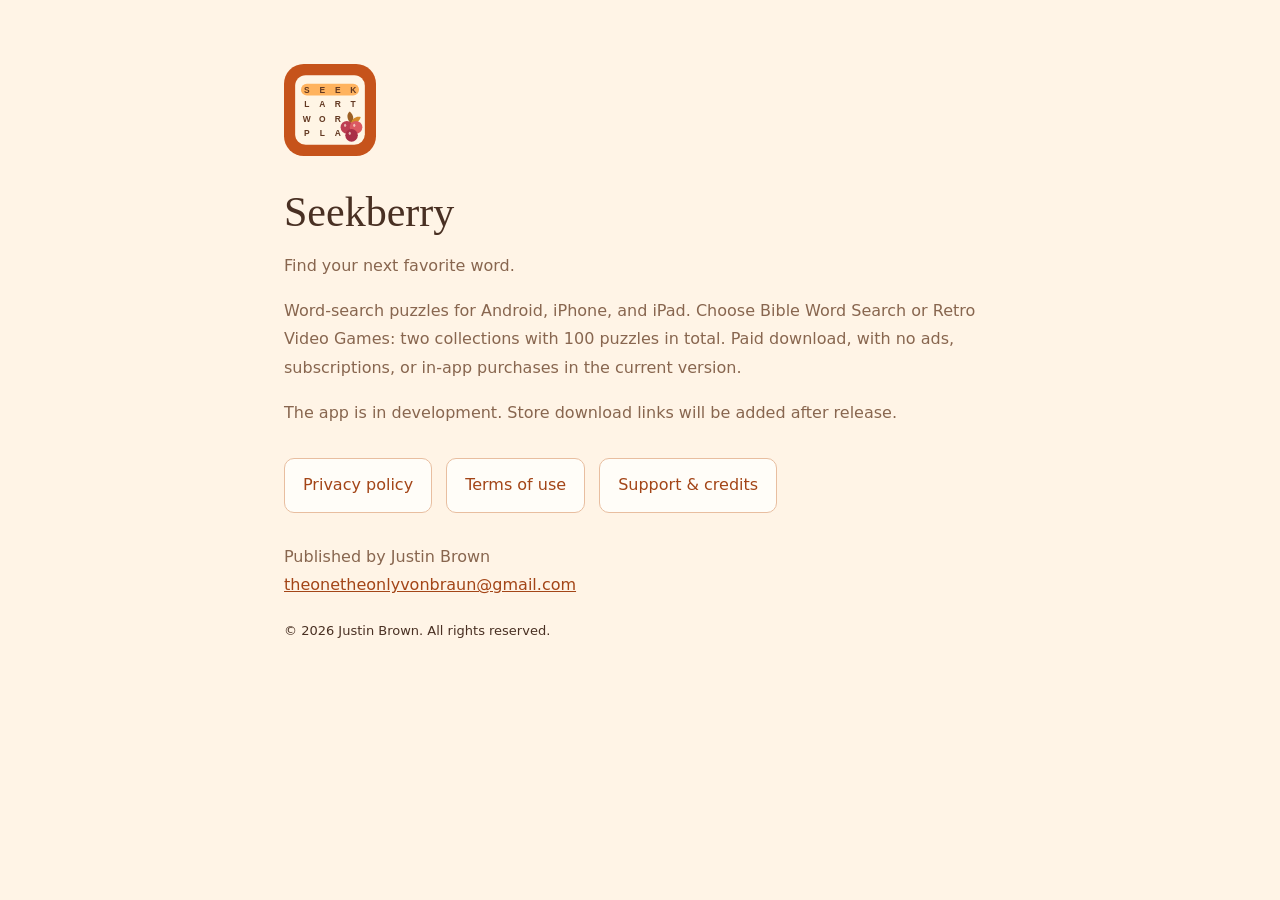
<file: index.html>
<!doctype html><html lang="en"><head><meta charset="UTF-8"><meta name="viewport" content="width=device-width,initial-scale=1"><meta name="description" content="Official Seekberry support, privacy policy, and terms. Published by Justin Brown."><title>Seekberry · Support &amp; information</title><link rel="icon" href="icon.svg"><style>*{box-sizing:border-box}body{margin:0;background:#fff4e6;color:#493023;font:16px/1.8 system-ui,sans-serif}main{max-width:760px;margin:auto;padding:64px 24px}img{width:92px;height:92px}h1{font:500 42px Georgia,serif;margin:22px 0 4px}p{color:#88664f}nav{display:flex;flex-wrap:wrap;gap:14px;margin:30px 0}a{color:#a34517}nav a{border:1px solid #e8bea0;border-radius:10px;padding:12px 18px;text-decoration:none;background:#fffdf8}small{font-size:13px}</style></head><body><main><img src="icon.svg" alt="Seekberry word-search icon"><h1>Seekberry</h1><p>Find your next favorite word.</p><p>Word-search puzzles for Android, iPhone, and iPad. Choose Bible Word Search or Retro Video Games: two collections with 100 puzzles in total. Paid download, with no ads, subscriptions, or in-app purchases in the current version.</p><p>The app is in development. Store download links will be added after release.</p><nav aria-label="App information"><a href="privacy.html">Privacy policy</a><a href="terms.html">Terms of use</a><a href="support.html">Support &amp; credits</a></nav><p>Published by Justin Brown<br><a href="mailto:theonetheonlyvonbraun@gmail.com">theonetheonlyvonbraun@gmail.com</a></p><small>© 2026 Justin Brown. All rights reserved.</small></main></body></html>
</file>
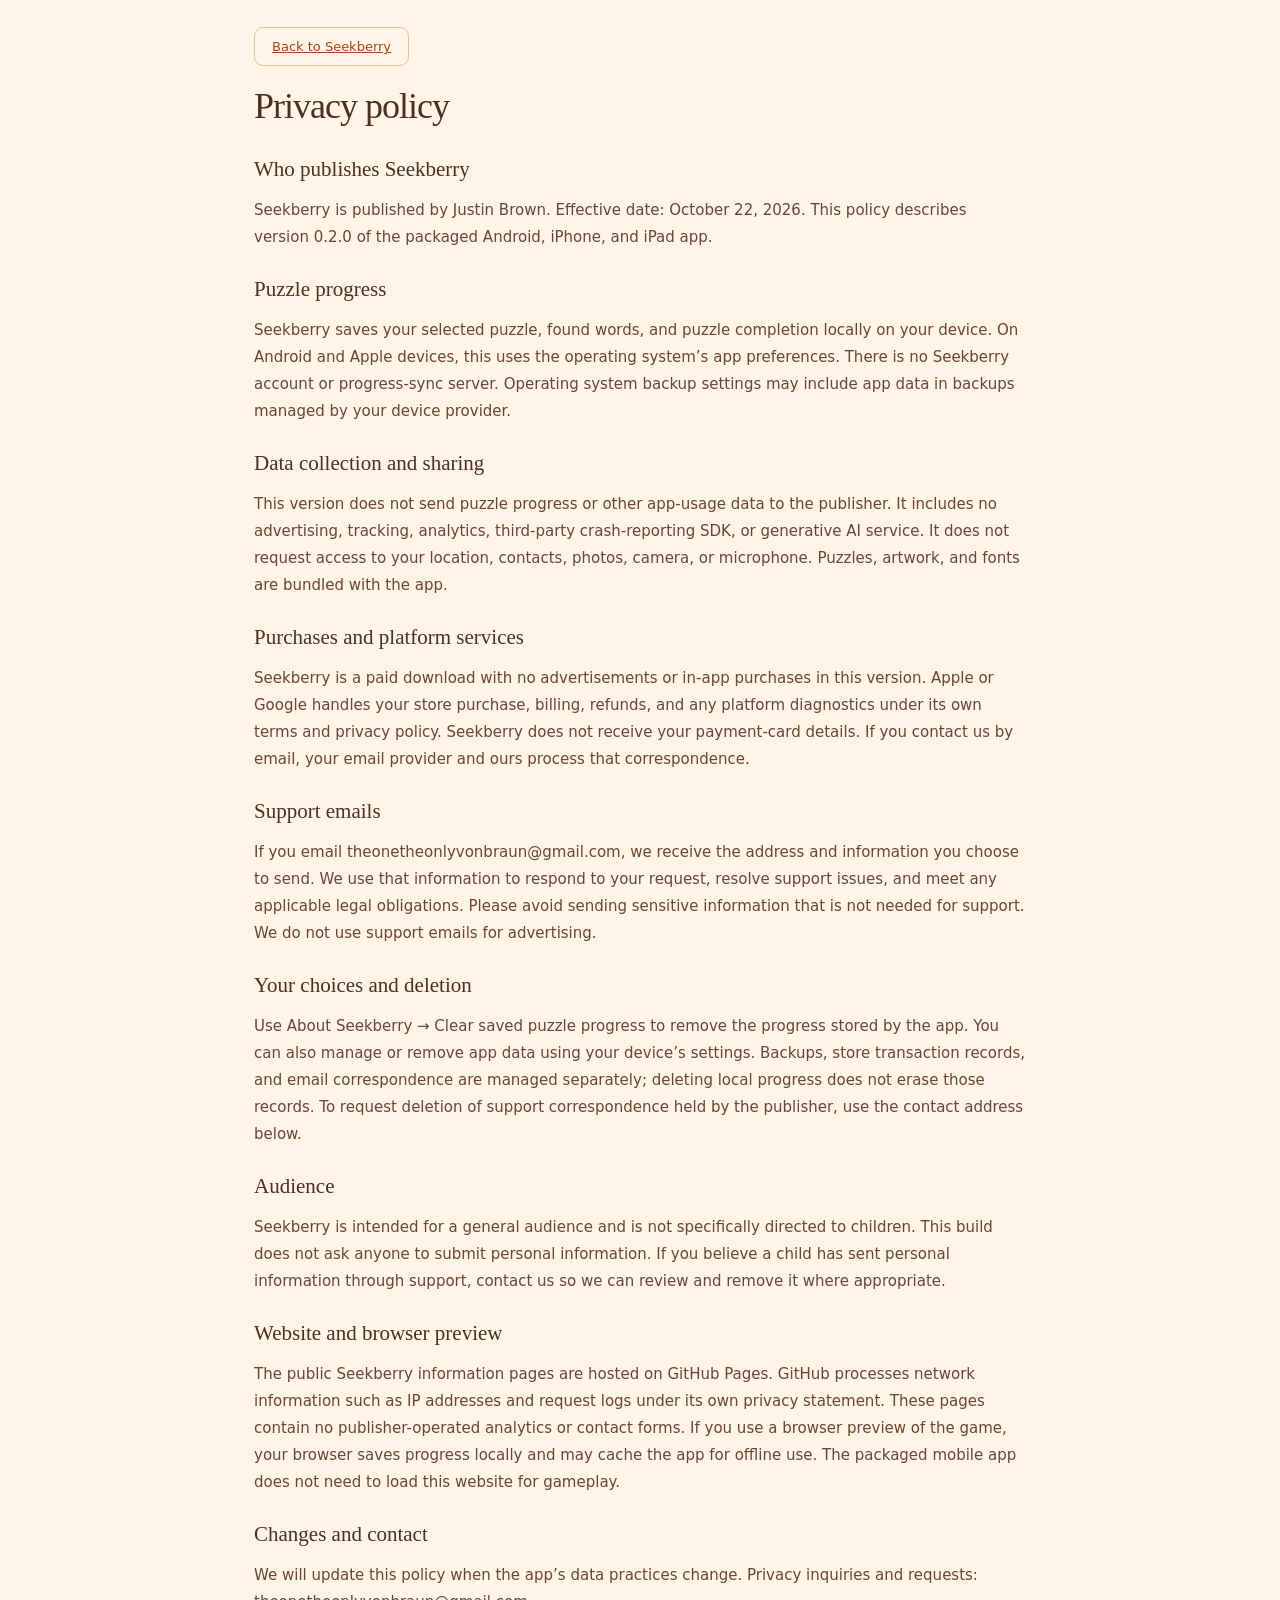
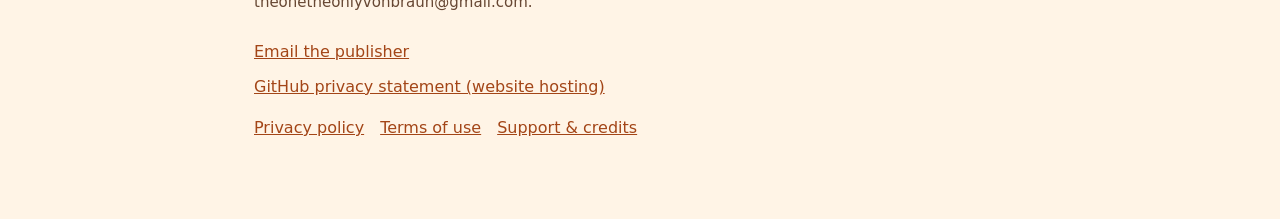
<file: privacy.html>
<!doctype html><html lang="en"><head><meta charset="UTF-8"><meta name="viewport" content="width=device-width,initial-scale=1"><meta name="theme-color" content="#c6531b"><title>Privacy policy · Seekberry</title><link rel="icon" href="icon.svg"><link rel="stylesheet" href="style.css"></head><body><main class="legal-page"><a class="quiet-button" href="./">Back to Seekberry</a><h1>Privacy policy</h1><article><section><h2>Who publishes Seekberry</h2><p>Seekberry is published by Justin Brown. Effective date: October 22, 2026. This policy describes version 0.2.0 of the packaged Android, iPhone, and iPad app.</p></section><section><h2>Puzzle progress</h2><p>Seekberry saves your selected puzzle, found words, and puzzle completion locally on your device. On Android and Apple devices, this uses the operating system’s app preferences. There is no Seekberry account or progress-sync server. Operating system backup settings may include app data in backups managed by your device provider.</p></section><section><h2>Data collection and sharing</h2><p>This version does not send puzzle progress or other app-usage data to the publisher. It includes no advertising, tracking, analytics, third-party crash-reporting SDK, or generative AI service. It does not request access to your location, contacts, photos, camera, or microphone. Puzzles, artwork, and fonts are bundled with the app.</p></section><section><h2>Purchases and platform services</h2><p>Seekberry is a paid download with no advertisements or in-app purchases in this version. Apple or Google handles your store purchase, billing, refunds, and any platform diagnostics under its own terms and privacy policy. Seekberry does not receive your payment-card details. If you contact us by email, your email provider and ours process that correspondence.</p></section><section><h2>Support emails</h2><p>If you email theonetheonlyvonbraun@gmail.com, we receive the address and information you choose to send. We use that information to respond to your request, resolve support issues, and meet any applicable legal obligations. Please avoid sending sensitive information that is not needed for support. We do not use support emails for advertising.</p></section><section><h2>Your choices and deletion</h2><p>Use About Seekberry → Clear saved puzzle progress to remove the progress stored by the app. You can also manage or remove app data using your device’s settings. Backups, store transaction records, and email correspondence are managed separately; deleting local progress does not erase those records. To request deletion of support correspondence held by the publisher, use the contact address below.</p></section><section><h2>Audience</h2><p>Seekberry is intended for a general audience and is not specifically directed to children. This build does not ask anyone to submit personal information. If you believe a child has sent personal information through support, contact us so we can review and remove it where appropriate.</p></section><section><h2>Website and browser preview</h2><p>The public Seekberry information pages are hosted on GitHub Pages. GitHub processes network information such as IP addresses and request logs under its own privacy statement. These pages contain no publisher-operated analytics or contact forms. If you use a browser preview of the game, your browser saves progress locally and may cache the app for offline use. The packaged mobile app does not need to load this website for gameplay.</p></section><section><h2>Changes and contact</h2><p>We will update this policy when the app’s data practices change. Privacy inquiries and requests: theonetheonlyvonbraun@gmail.com.</p></section><p><a href="mailto:theonetheonlyvonbraun@gmail.com">Email the publisher</a></p><p><a href="https://docs.github.com/en/site-policy/privacy-policies/github-general-privacy-statement">GitHub privacy statement (website hosting)</a></p></article><nav class="legal-links"><a href="privacy.html">Privacy policy</a><a href="terms.html">Terms of use</a><a href="support.html">Support &amp; credits</a></nav></main></body></html>
</file>
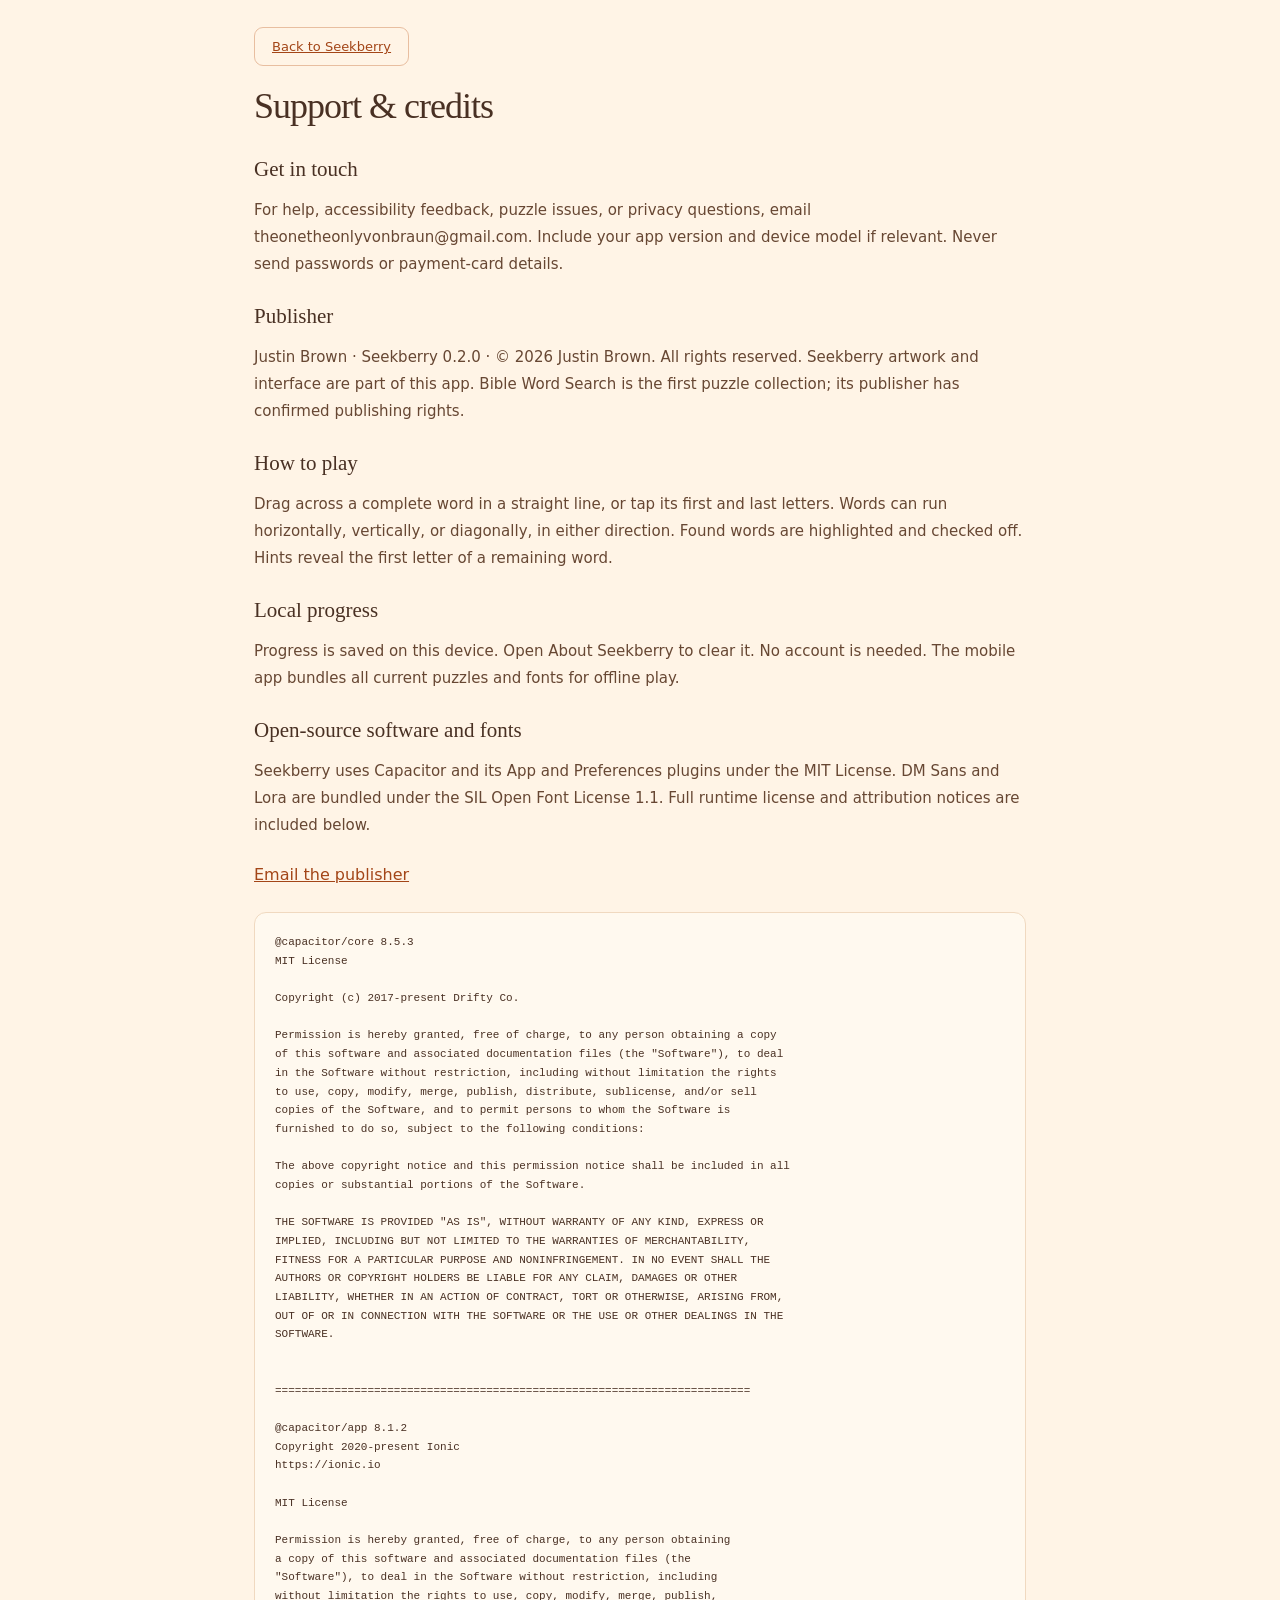
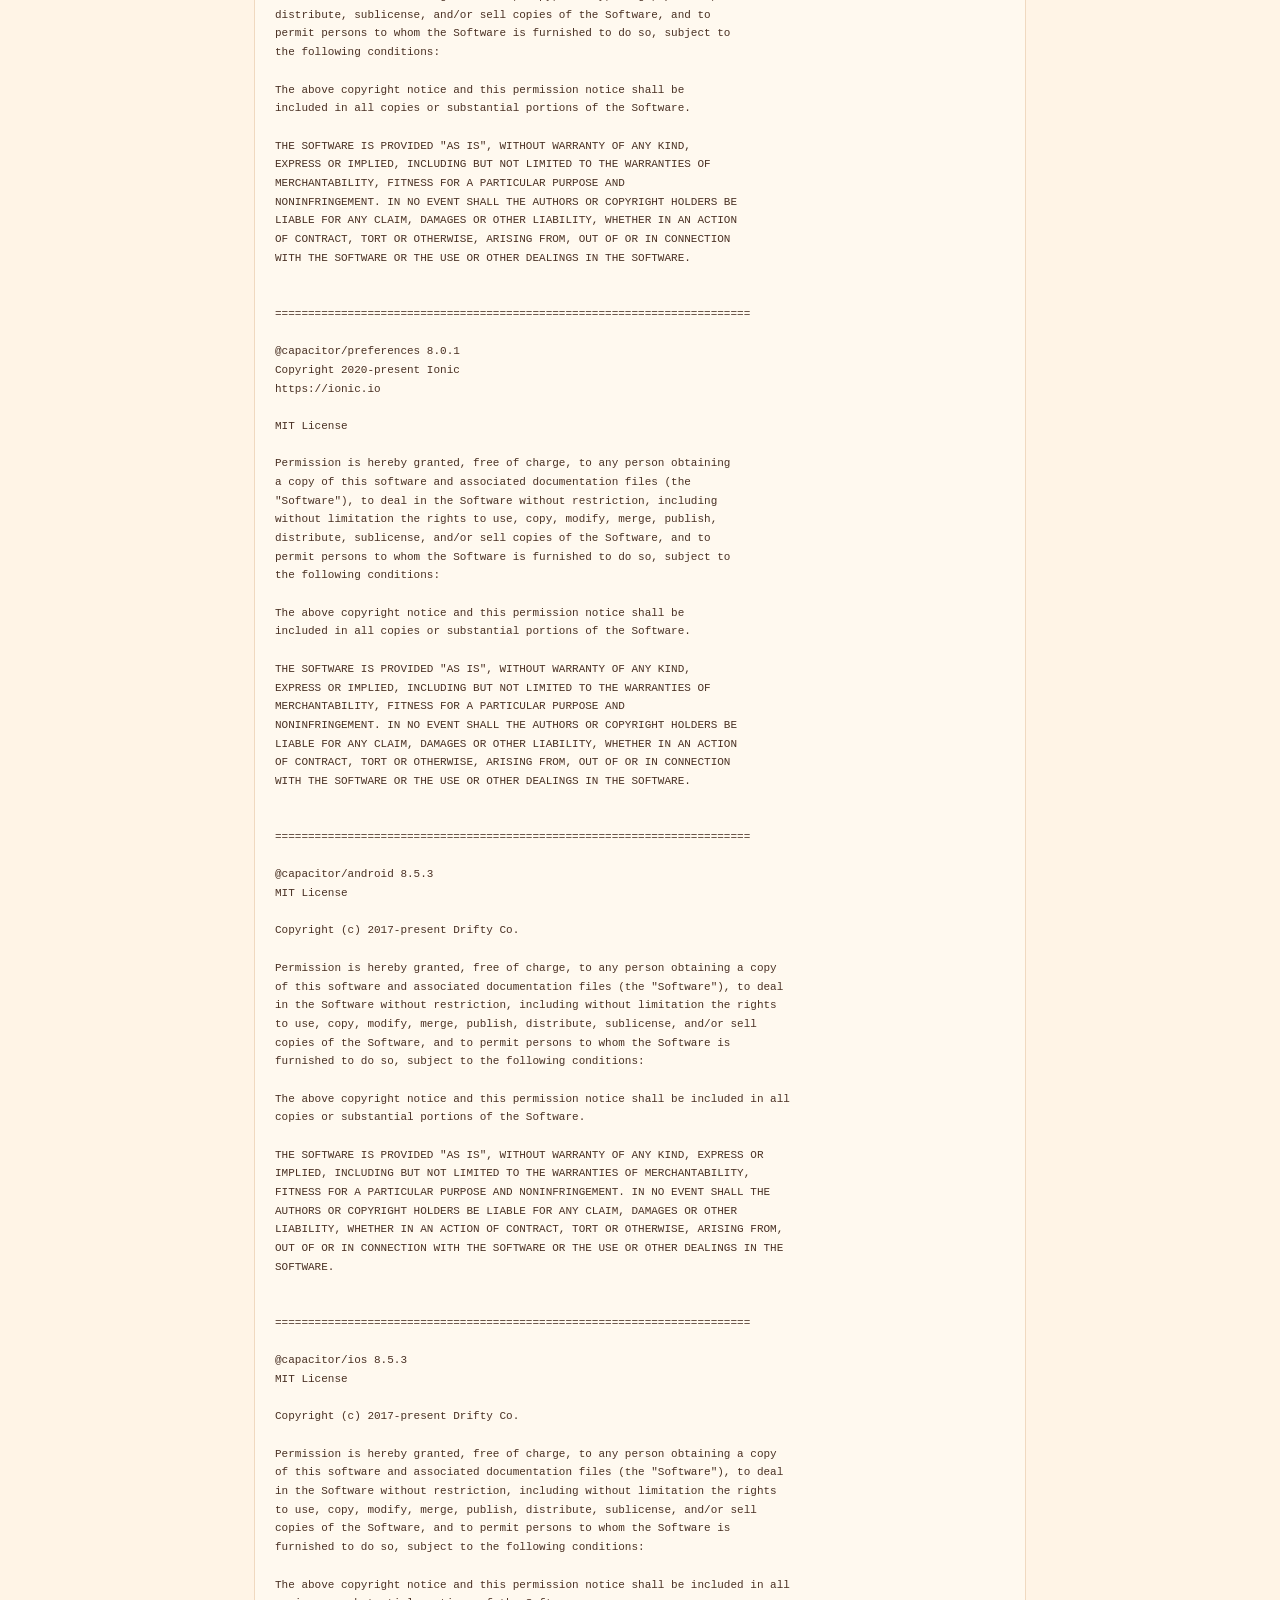
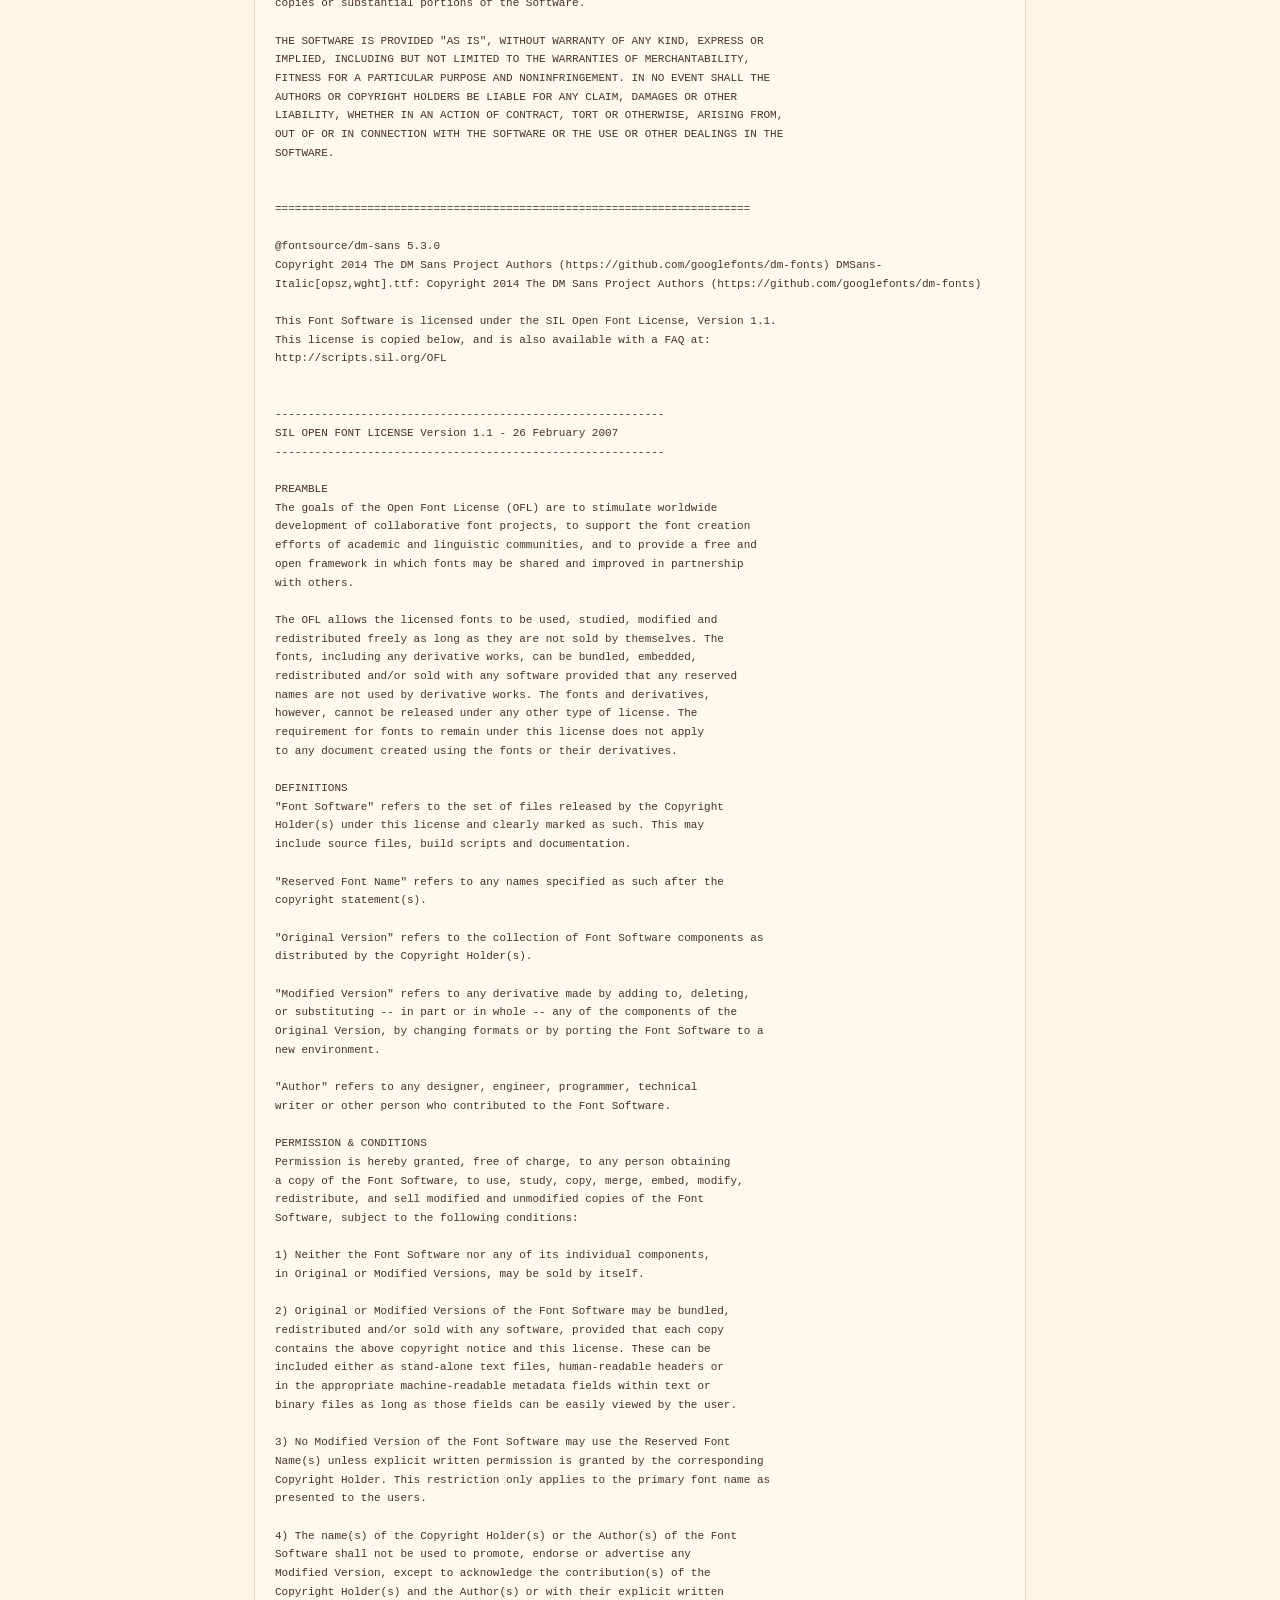
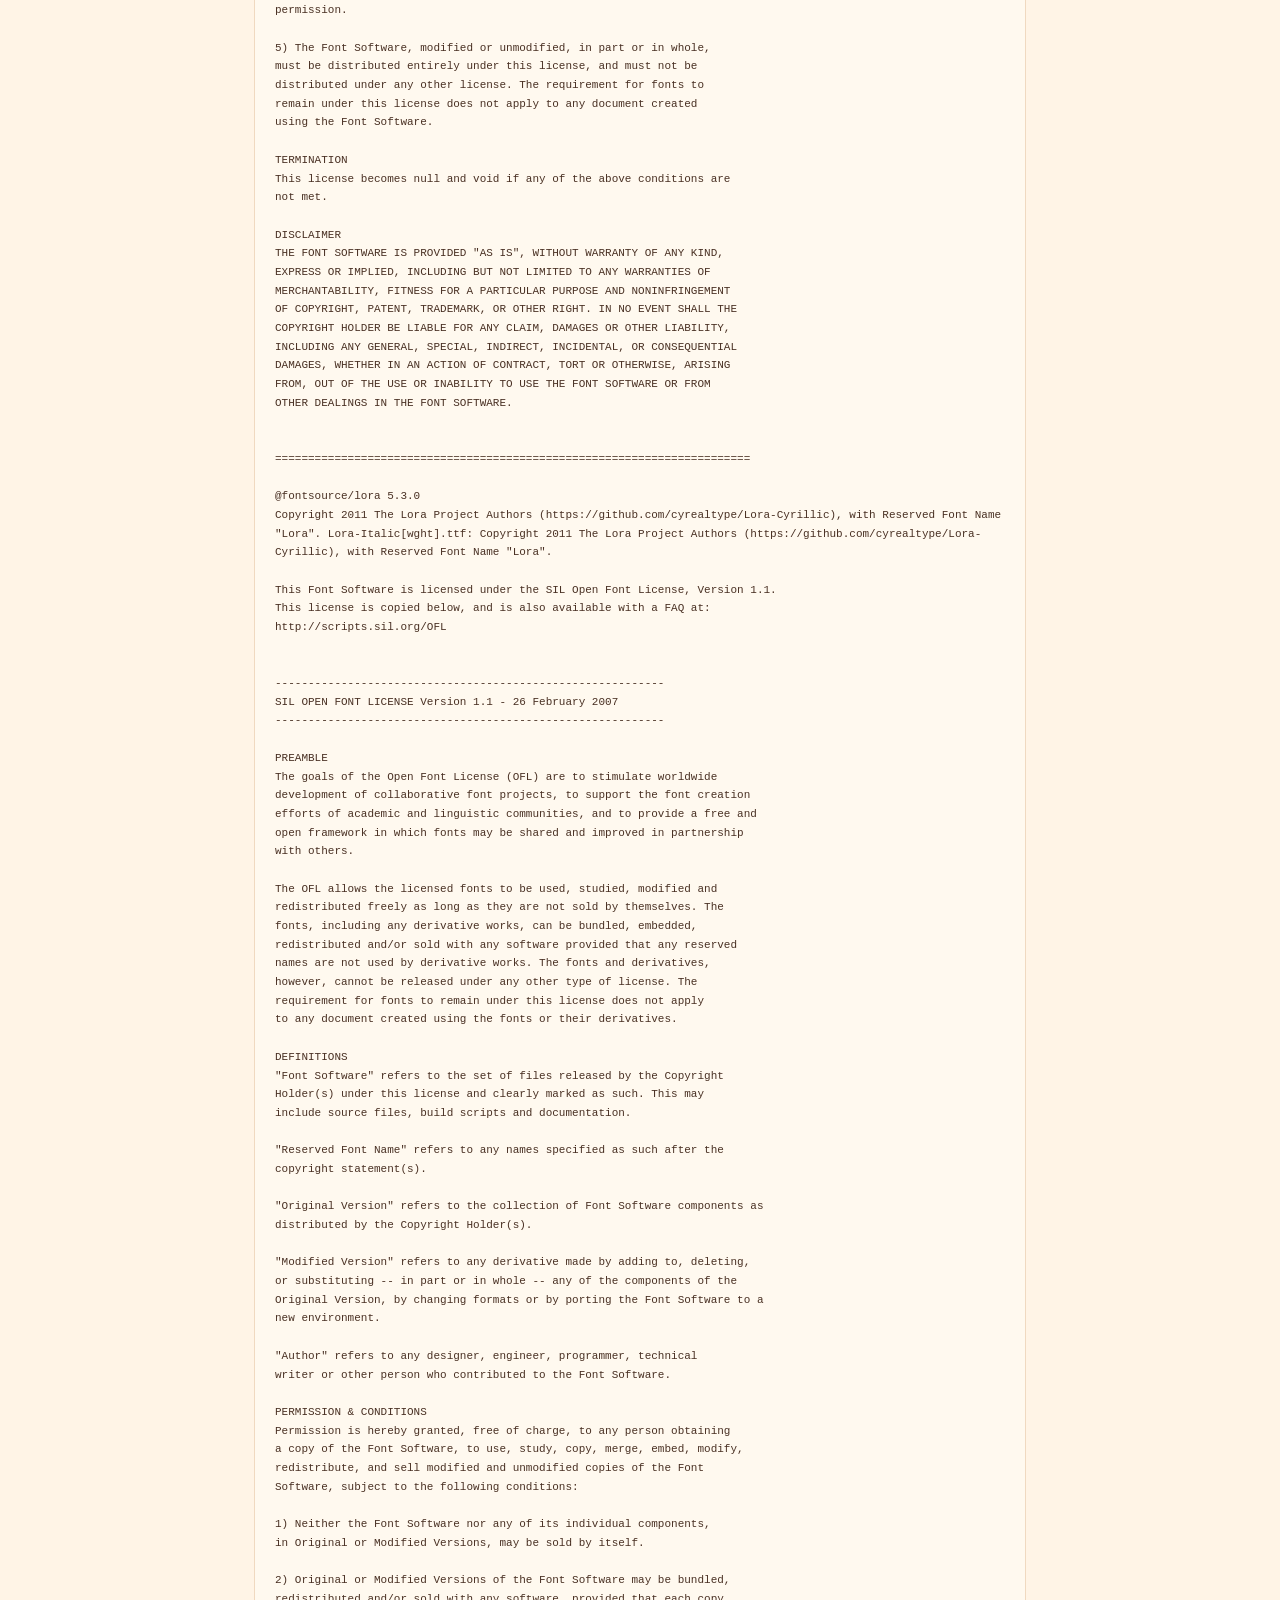
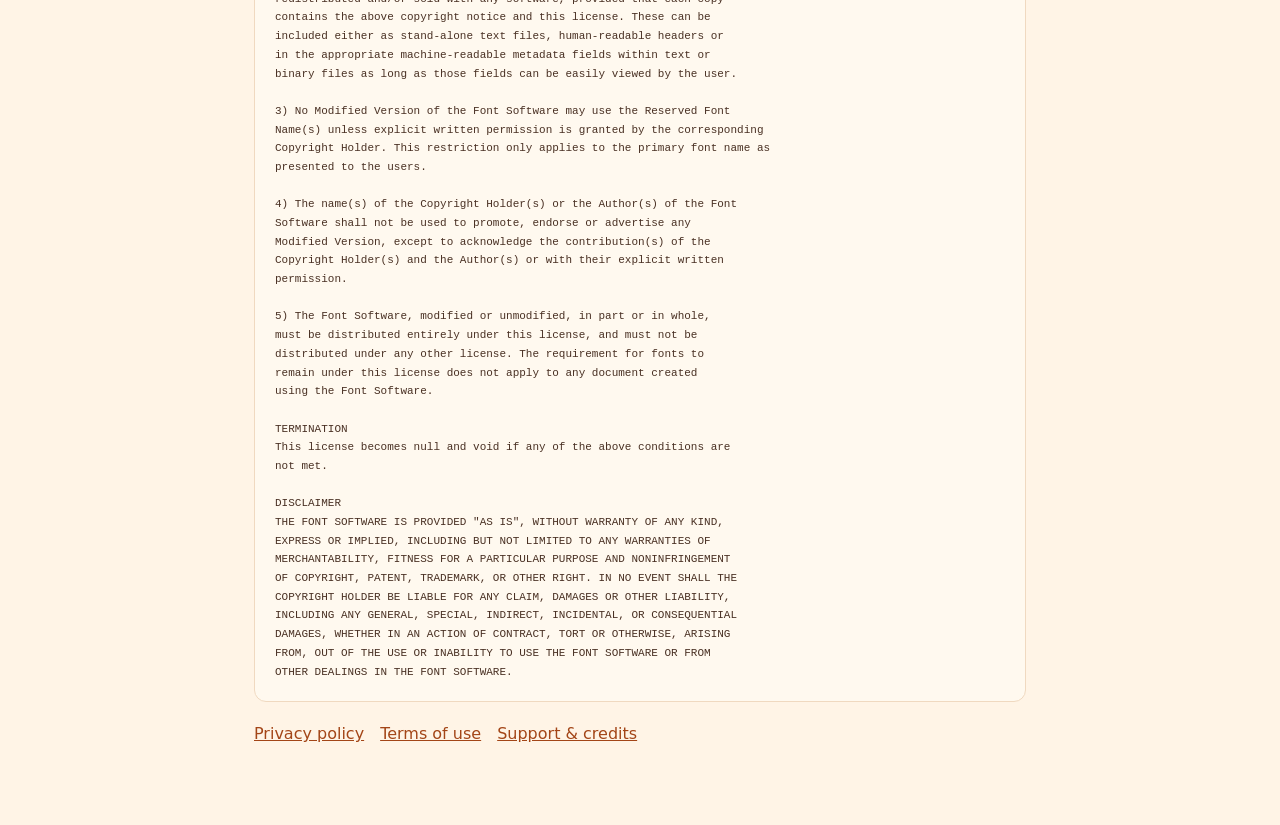
<file: support.html>
<!doctype html><html lang="en"><head><meta charset="UTF-8"><meta name="viewport" content="width=device-width,initial-scale=1"><meta name="theme-color" content="#c6531b"><title>Support &amp; credits · Seekberry</title><link rel="icon" href="icon.svg"><link rel="stylesheet" href="style.css"></head><body><main class="legal-page"><a class="quiet-button" href="./">Back to Seekberry</a><h1>Support &amp; credits</h1><article><section><h2>Get in touch</h2><p>For help, accessibility feedback, puzzle issues, or privacy questions, email theonetheonlyvonbraun@gmail.com. Include your app version and device model if relevant. Never send passwords or payment-card details.</p></section><section><h2>Publisher</h2><p>Justin Brown · Seekberry 0.2.0 · © 2026 Justin Brown. All rights reserved. Seekberry artwork and interface are part of this app. Bible Word Search is the first puzzle collection; its publisher has confirmed publishing rights.</p></section><section><h2>How to play</h2><p>Drag across a complete word in a straight line, or tap its first and last letters. Words can run horizontally, vertically, or diagonally, in either direction. Found words are highlighted and checked off. Hints reveal the first letter of a remaining word.</p></section><section><h2>Local progress</h2><p>Progress is saved on this device. Open About Seekberry to clear it. No account is needed. The mobile app bundles all current puzzles and fonts for offline play.</p></section><section><h2>Open-source software and fonts</h2><p>Seekberry uses Capacitor and its App and Preferences plugins under the MIT License. DM Sans and Lora are bundled under the SIL Open Font License 1.1. Full runtime license and attribution notices are included below.</p></section><p><a href="mailto:theonetheonlyvonbraun@gmail.com">Email the publisher</a></p><pre class="license-notices">@capacitor/core 8.5.3
MIT License

Copyright (c) 2017-present Drifty Co.

Permission is hereby granted, free of charge, to any person obtaining a copy
of this software and associated documentation files (the &quot;Software&quot;), to deal
in the Software without restriction, including without limitation the rights
to use, copy, modify, merge, publish, distribute, sublicense, and/or sell
copies of the Software, and to permit persons to whom the Software is
furnished to do so, subject to the following conditions:

The above copyright notice and this permission notice shall be included in all
copies or substantial portions of the Software.

THE SOFTWARE IS PROVIDED &quot;AS IS&quot;, WITHOUT WARRANTY OF ANY KIND, EXPRESS OR
IMPLIED, INCLUDING BUT NOT LIMITED TO THE WARRANTIES OF MERCHANTABILITY,
FITNESS FOR A PARTICULAR PURPOSE AND NONINFRINGEMENT. IN NO EVENT SHALL THE
AUTHORS OR COPYRIGHT HOLDERS BE LIABLE FOR ANY CLAIM, DAMAGES OR OTHER
LIABILITY, WHETHER IN AN ACTION OF CONTRACT, TORT OR OTHERWISE, ARISING FROM,
OUT OF OR IN CONNECTION WITH THE SOFTWARE OR THE USE OR OTHER DEALINGS IN THE
SOFTWARE.


========================================================================

@capacitor/app 8.1.2
Copyright 2020-present Ionic
https://ionic.io

MIT License

Permission is hereby granted, free of charge, to any person obtaining
a copy of this software and associated documentation files (the
&quot;Software&quot;), to deal in the Software without restriction, including
without limitation the rights to use, copy, modify, merge, publish,
distribute, sublicense, and/or sell copies of the Software, and to
permit persons to whom the Software is furnished to do so, subject to
the following conditions:

The above copyright notice and this permission notice shall be
included in all copies or substantial portions of the Software.

THE SOFTWARE IS PROVIDED &quot;AS IS&quot;, WITHOUT WARRANTY OF ANY KIND,
EXPRESS OR IMPLIED, INCLUDING BUT NOT LIMITED TO THE WARRANTIES OF
MERCHANTABILITY, FITNESS FOR A PARTICULAR PURPOSE AND
NONINFRINGEMENT. IN NO EVENT SHALL THE AUTHORS OR COPYRIGHT HOLDERS BE
LIABLE FOR ANY CLAIM, DAMAGES OR OTHER LIABILITY, WHETHER IN AN ACTION
OF CONTRACT, TORT OR OTHERWISE, ARISING FROM, OUT OF OR IN CONNECTION
WITH THE SOFTWARE OR THE USE OR OTHER DEALINGS IN THE SOFTWARE.


========================================================================

@capacitor/preferences 8.0.1
Copyright 2020-present Ionic
https://ionic.io

MIT License

Permission is hereby granted, free of charge, to any person obtaining
a copy of this software and associated documentation files (the
&quot;Software&quot;), to deal in the Software without restriction, including
without limitation the rights to use, copy, modify, merge, publish,
distribute, sublicense, and/or sell copies of the Software, and to
permit persons to whom the Software is furnished to do so, subject to
the following conditions:

The above copyright notice and this permission notice shall be
included in all copies or substantial portions of the Software.

THE SOFTWARE IS PROVIDED &quot;AS IS&quot;, WITHOUT WARRANTY OF ANY KIND,
EXPRESS OR IMPLIED, INCLUDING BUT NOT LIMITED TO THE WARRANTIES OF
MERCHANTABILITY, FITNESS FOR A PARTICULAR PURPOSE AND
NONINFRINGEMENT. IN NO EVENT SHALL THE AUTHORS OR COPYRIGHT HOLDERS BE
LIABLE FOR ANY CLAIM, DAMAGES OR OTHER LIABILITY, WHETHER IN AN ACTION
OF CONTRACT, TORT OR OTHERWISE, ARISING FROM, OUT OF OR IN CONNECTION
WITH THE SOFTWARE OR THE USE OR OTHER DEALINGS IN THE SOFTWARE.


========================================================================

@capacitor/android 8.5.3
MIT License

Copyright (c) 2017-present Drifty Co.

Permission is hereby granted, free of charge, to any person obtaining a copy
of this software and associated documentation files (the &quot;Software&quot;), to deal
in the Software without restriction, including without limitation the rights
to use, copy, modify, merge, publish, distribute, sublicense, and/or sell
copies of the Software, and to permit persons to whom the Software is
furnished to do so, subject to the following conditions:

The above copyright notice and this permission notice shall be included in all
copies or substantial portions of the Software.

THE SOFTWARE IS PROVIDED &quot;AS IS&quot;, WITHOUT WARRANTY OF ANY KIND, EXPRESS OR
IMPLIED, INCLUDING BUT NOT LIMITED TO THE WARRANTIES OF MERCHANTABILITY,
FITNESS FOR A PARTICULAR PURPOSE AND NONINFRINGEMENT. IN NO EVENT SHALL THE
AUTHORS OR COPYRIGHT HOLDERS BE LIABLE FOR ANY CLAIM, DAMAGES OR OTHER
LIABILITY, WHETHER IN AN ACTION OF CONTRACT, TORT OR OTHERWISE, ARISING FROM,
OUT OF OR IN CONNECTION WITH THE SOFTWARE OR THE USE OR OTHER DEALINGS IN THE
SOFTWARE.


========================================================================

@capacitor/ios 8.5.3
MIT License

Copyright (c) 2017-present Drifty Co.

Permission is hereby granted, free of charge, to any person obtaining a copy
of this software and associated documentation files (the &quot;Software&quot;), to deal
in the Software without restriction, including without limitation the rights
to use, copy, modify, merge, publish, distribute, sublicense, and/or sell
copies of the Software, and to permit persons to whom the Software is
furnished to do so, subject to the following conditions:

The above copyright notice and this permission notice shall be included in all
copies or substantial portions of the Software.

THE SOFTWARE IS PROVIDED &quot;AS IS&quot;, WITHOUT WARRANTY OF ANY KIND, EXPRESS OR
IMPLIED, INCLUDING BUT NOT LIMITED TO THE WARRANTIES OF MERCHANTABILITY,
FITNESS FOR A PARTICULAR PURPOSE AND NONINFRINGEMENT. IN NO EVENT SHALL THE
AUTHORS OR COPYRIGHT HOLDERS BE LIABLE FOR ANY CLAIM, DAMAGES OR OTHER
LIABILITY, WHETHER IN AN ACTION OF CONTRACT, TORT OR OTHERWISE, ARISING FROM,
OUT OF OR IN CONNECTION WITH THE SOFTWARE OR THE USE OR OTHER DEALINGS IN THE
SOFTWARE.


========================================================================

@fontsource/dm-sans 5.3.0
Copyright 2014 The DM Sans Project Authors (https://github.com/googlefonts/dm-fonts) DMSans-Italic[opsz,wght].ttf: Copyright 2014 The DM Sans Project Authors (https://github.com/googlefonts/dm-fonts)

This Font Software is licensed under the SIL Open Font License, Version 1.1.
This license is copied below, and is also available with a FAQ at:
http://scripts.sil.org/OFL


-----------------------------------------------------------
SIL OPEN FONT LICENSE Version 1.1 - 26 February 2007
-----------------------------------------------------------

PREAMBLE
The goals of the Open Font License (OFL) are to stimulate worldwide
development of collaborative font projects, to support the font creation
efforts of academic and linguistic communities, and to provide a free and
open framework in which fonts may be shared and improved in partnership
with others.

The OFL allows the licensed fonts to be used, studied, modified and
redistributed freely as long as they are not sold by themselves. The
fonts, including any derivative works, can be bundled, embedded,
redistributed and/or sold with any software provided that any reserved
names are not used by derivative works. The fonts and derivatives,
however, cannot be released under any other type of license. The
requirement for fonts to remain under this license does not apply
to any document created using the fonts or their derivatives.

DEFINITIONS
&quot;Font Software&quot; refers to the set of files released by the Copyright
Holder(s) under this license and clearly marked as such. This may
include source files, build scripts and documentation.

&quot;Reserved Font Name&quot; refers to any names specified as such after the
copyright statement(s).

&quot;Original Version&quot; refers to the collection of Font Software components as
distributed by the Copyright Holder(s).

&quot;Modified Version&quot; refers to any derivative made by adding to, deleting,
or substituting -- in part or in whole -- any of the components of the
Original Version, by changing formats or by porting the Font Software to a
new environment.

&quot;Author&quot; refers to any designer, engineer, programmer, technical
writer or other person who contributed to the Font Software.

PERMISSION &amp; CONDITIONS
Permission is hereby granted, free of charge, to any person obtaining
a copy of the Font Software, to use, study, copy, merge, embed, modify,
redistribute, and sell modified and unmodified copies of the Font
Software, subject to the following conditions:

1) Neither the Font Software nor any of its individual components,
in Original or Modified Versions, may be sold by itself.

2) Original or Modified Versions of the Font Software may be bundled,
redistributed and/or sold with any software, provided that each copy
contains the above copyright notice and this license. These can be
included either as stand-alone text files, human-readable headers or
in the appropriate machine-readable metadata fields within text or
binary files as long as those fields can be easily viewed by the user.

3) No Modified Version of the Font Software may use the Reserved Font
Name(s) unless explicit written permission is granted by the corresponding
Copyright Holder. This restriction only applies to the primary font name as
presented to the users.

4) The name(s) of the Copyright Holder(s) or the Author(s) of the Font
Software shall not be used to promote, endorse or advertise any
Modified Version, except to acknowledge the contribution(s) of the
Copyright Holder(s) and the Author(s) or with their explicit written
permission.

5) The Font Software, modified or unmodified, in part or in whole,
must be distributed entirely under this license, and must not be
distributed under any other license. The requirement for fonts to
remain under this license does not apply to any document created
using the Font Software.

TERMINATION
This license becomes null and void if any of the above conditions are
not met.

DISCLAIMER
THE FONT SOFTWARE IS PROVIDED &quot;AS IS&quot;, WITHOUT WARRANTY OF ANY KIND,
EXPRESS OR IMPLIED, INCLUDING BUT NOT LIMITED TO ANY WARRANTIES OF
MERCHANTABILITY, FITNESS FOR A PARTICULAR PURPOSE AND NONINFRINGEMENT
OF COPYRIGHT, PATENT, TRADEMARK, OR OTHER RIGHT. IN NO EVENT SHALL THE
COPYRIGHT HOLDER BE LIABLE FOR ANY CLAIM, DAMAGES OR OTHER LIABILITY,
INCLUDING ANY GENERAL, SPECIAL, INDIRECT, INCIDENTAL, OR CONSEQUENTIAL
DAMAGES, WHETHER IN AN ACTION OF CONTRACT, TORT OR OTHERWISE, ARISING
FROM, OUT OF THE USE OR INABILITY TO USE THE FONT SOFTWARE OR FROM
OTHER DEALINGS IN THE FONT SOFTWARE.


========================================================================

@fontsource/lora 5.3.0
Copyright 2011 The Lora Project Authors (https://github.com/cyrealtype/Lora-Cyrillic), with Reserved Font Name &quot;Lora&quot;. Lora-Italic[wght].ttf: Copyright 2011 The Lora Project Authors (https://github.com/cyrealtype/Lora-Cyrillic), with Reserved Font Name &quot;Lora&quot;.

This Font Software is licensed under the SIL Open Font License, Version 1.1.
This license is copied below, and is also available with a FAQ at:
http://scripts.sil.org/OFL


-----------------------------------------------------------
SIL OPEN FONT LICENSE Version 1.1 - 26 February 2007
-----------------------------------------------------------

PREAMBLE
The goals of the Open Font License (OFL) are to stimulate worldwide
development of collaborative font projects, to support the font creation
efforts of academic and linguistic communities, and to provide a free and
open framework in which fonts may be shared and improved in partnership
with others.

The OFL allows the licensed fonts to be used, studied, modified and
redistributed freely as long as they are not sold by themselves. The
fonts, including any derivative works, can be bundled, embedded,
redistributed and/or sold with any software provided that any reserved
names are not used by derivative works. The fonts and derivatives,
however, cannot be released under any other type of license. The
requirement for fonts to remain under this license does not apply
to any document created using the fonts or their derivatives.

DEFINITIONS
&quot;Font Software&quot; refers to the set of files released by the Copyright
Holder(s) under this license and clearly marked as such. This may
include source files, build scripts and documentation.

&quot;Reserved Font Name&quot; refers to any names specified as such after the
copyright statement(s).

&quot;Original Version&quot; refers to the collection of Font Software components as
distributed by the Copyright Holder(s).

&quot;Modified Version&quot; refers to any derivative made by adding to, deleting,
or substituting -- in part or in whole -- any of the components of the
Original Version, by changing formats or by porting the Font Software to a
new environment.

&quot;Author&quot; refers to any designer, engineer, programmer, technical
writer or other person who contributed to the Font Software.

PERMISSION &amp; CONDITIONS
Permission is hereby granted, free of charge, to any person obtaining
a copy of the Font Software, to use, study, copy, merge, embed, modify,
redistribute, and sell modified and unmodified copies of the Font
Software, subject to the following conditions:

1) Neither the Font Software nor any of its individual components,
in Original or Modified Versions, may be sold by itself.

2) Original or Modified Versions of the Font Software may be bundled,
redistributed and/or sold with any software, provided that each copy
contains the above copyright notice and this license. These can be
included either as stand-alone text files, human-readable headers or
in the appropriate machine-readable metadata fields within text or
binary files as long as those fields can be easily viewed by the user.

3) No Modified Version of the Font Software may use the Reserved Font
Name(s) unless explicit written permission is granted by the corresponding
Copyright Holder. This restriction only applies to the primary font name as
presented to the users.

4) The name(s) of the Copyright Holder(s) or the Author(s) of the Font
Software shall not be used to promote, endorse or advertise any
Modified Version, except to acknowledge the contribution(s) of the
Copyright Holder(s) and the Author(s) or with their explicit written
permission.

5) The Font Software, modified or unmodified, in part or in whole,
must be distributed entirely under this license, and must not be
distributed under any other license. The requirement for fonts to
remain under this license does not apply to any document created
using the Font Software.

TERMINATION
This license becomes null and void if any of the above conditions are
not met.

DISCLAIMER
THE FONT SOFTWARE IS PROVIDED &quot;AS IS&quot;, WITHOUT WARRANTY OF ANY KIND,
EXPRESS OR IMPLIED, INCLUDING BUT NOT LIMITED TO ANY WARRANTIES OF
MERCHANTABILITY, FITNESS FOR A PARTICULAR PURPOSE AND NONINFRINGEMENT
OF COPYRIGHT, PATENT, TRADEMARK, OR OTHER RIGHT. IN NO EVENT SHALL THE
COPYRIGHT HOLDER BE LIABLE FOR ANY CLAIM, DAMAGES OR OTHER LIABILITY,
INCLUDING ANY GENERAL, SPECIAL, INDIRECT, INCIDENTAL, OR CONSEQUENTIAL
DAMAGES, WHETHER IN AN ACTION OF CONTRACT, TORT OR OTHERWISE, ARISING
FROM, OUT OF THE USE OR INABILITY TO USE THE FONT SOFTWARE OR FROM
OTHER DEALINGS IN THE FONT SOFTWARE.
</pre></article><nav class="legal-links"><a href="privacy.html">Privacy policy</a><a href="terms.html">Terms of use</a><a href="support.html">Support &amp; credits</a></nav></main></body></html>
</file>
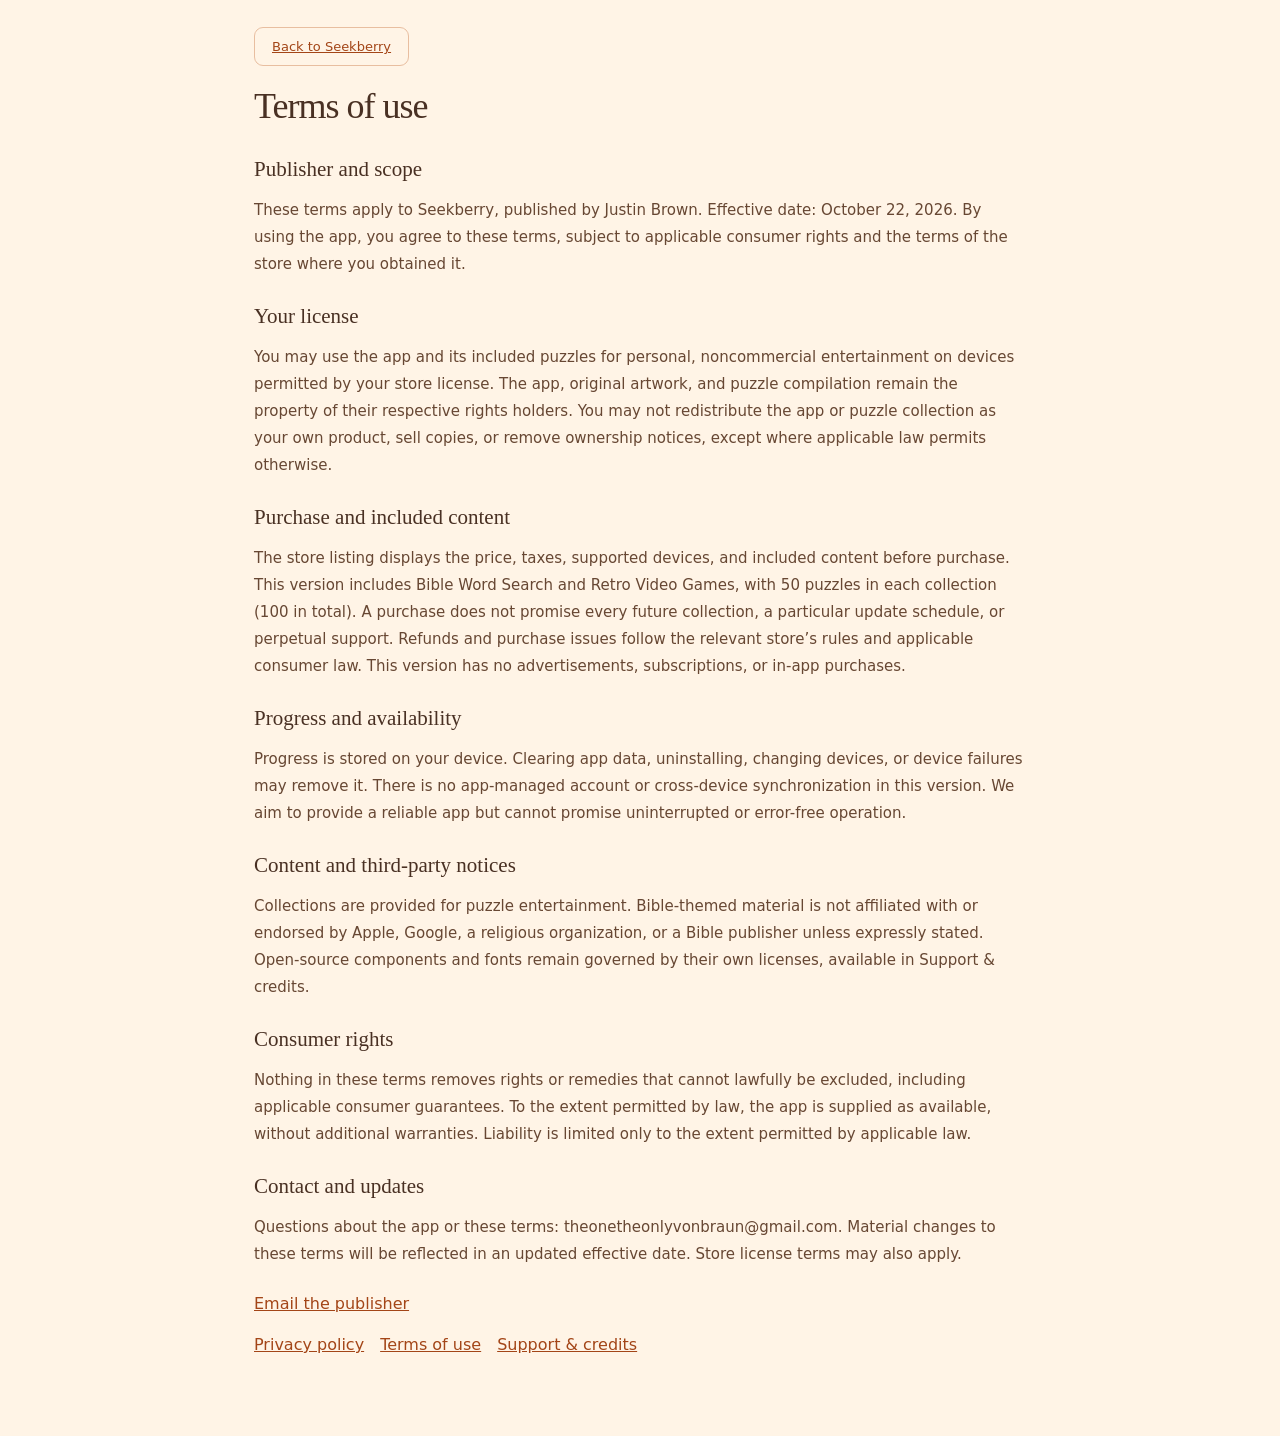
<file: terms.html>
<!doctype html><html lang="en"><head><meta charset="UTF-8"><meta name="viewport" content="width=device-width,initial-scale=1"><meta name="theme-color" content="#c6531b"><title>Terms of use · Seekberry</title><link rel="icon" href="icon.svg"><link rel="stylesheet" href="style.css"></head><body><main class="legal-page"><a class="quiet-button" href="./">Back to Seekberry</a><h1>Terms of use</h1><article><section><h2>Publisher and scope</h2><p>These terms apply to Seekberry, published by Justin Brown. Effective date: October 22, 2026. By using the app, you agree to these terms, subject to applicable consumer rights and the terms of the store where you obtained it.</p></section><section><h2>Your license</h2><p>You may use the app and its included puzzles for personal, noncommercial entertainment on devices permitted by your store license. The app, original artwork, and puzzle compilation remain the property of their respective rights holders. You may not redistribute the app or puzzle collection as your own product, sell copies, or remove ownership notices, except where applicable law permits otherwise.</p></section><section><h2>Purchase and included content</h2><p>The store listing displays the price, taxes, supported devices, and included content before purchase. This version includes Bible Word Search and Retro Video Games, with 50 puzzles in each collection (100 in total). A purchase does not promise every future collection, a particular update schedule, or perpetual support. Refunds and purchase issues follow the relevant store’s rules and applicable consumer law. This version has no advertisements, subscriptions, or in-app purchases.</p></section><section><h2>Progress and availability</h2><p>Progress is stored on your device. Clearing app data, uninstalling, changing devices, or device failures may remove it. There is no app-managed account or cross-device synchronization in this version. We aim to provide a reliable app but cannot promise uninterrupted or error-free operation.</p></section><section><h2>Content and third-party notices</h2><p>Collections are provided for puzzle entertainment. Bible-themed material is not affiliated with or endorsed by Apple, Google, a religious organization, or a Bible publisher unless expressly stated. Open-source components and fonts remain governed by their own licenses, available in Support &amp; credits.</p></section><section><h2>Consumer rights</h2><p>Nothing in these terms removes rights or remedies that cannot lawfully be excluded, including applicable consumer guarantees. To the extent permitted by law, the app is supplied as available, without additional warranties. Liability is limited only to the extent permitted by applicable law.</p></section><section><h2>Contact and updates</h2><p>Questions about the app or these terms: theonetheonlyvonbraun@gmail.com. Material changes to these terms will be reflected in an updated effective date. Store license terms may also apply.</p></section><p><a href="mailto:theonetheonlyvonbraun@gmail.com">Email the publisher</a></p></article><nav class="legal-links"><a href="privacy.html">Privacy policy</a><a href="terms.html">Terms of use</a><a href="support.html">Support &amp; credits</a></nav></main></body></html>
</file>
<file: style.css>
:root{font-family:'DM Sans',system-ui,sans-serif;color:#493023;background:#fff4e6;font-synthesis:none;--accent:#c6531b;--muted:#88664f;--line:#f0d9c0}*{box-sizing:border-box}body{margin:0}button,a{-webkit-tap-highlight-color:transparent}button{font:inherit;cursor:pointer}button:focus-visible,a:focus-visible{outline:3px solid #d95b18;outline-offset:4px}button:disabled{opacity:.35;cursor:default}.topbar{max-width:1320px;margin:auto;padding:26px 48px;display:flex;align-items:center;justify-content:space-between;border-bottom:1px solid var(--line)}.brand{display:flex;align-items:center;gap:12px;text-decoration:none;color:var(--accent);font-family:Lora,Georgia,serif;font-size:24px;font-weight:600}.brand-icon{background:var(--accent);color:#fff1d2;width:42px;height:42px;border-radius:13px;display:grid;place-items:center;font-size:26px}.brand-sub{display:block;font:9px 'DM Sans',sans-serif;letter-spacing:2px;margin-top:4px}.quiet-button{background:transparent;border:1px solid #e8bea0;border-radius:9px;color:var(--accent);padding:11px 17px;font-size:13px}.quiet-button:hover{background:#ffe4c5}main{max-width:1224px;margin:auto;padding:0 30px}.intro{text-align:center;padding:45px 0 35px}.eyebrow{font-size:10px;letter-spacing:2px;font-weight:700;color:#b35b28}h1,h2{font-family:Lora,Georgia,serif;font-weight:500;margin:0}h1{font-size:36px;letter-spacing:-1px;margin-top:13px}.intro p{font-size:14px;color:var(--muted);margin:12px 0 0}.game-layout{display:grid;grid-template-columns:minmax(0,1fr) 290px;gap:24px;align-items:start}.puzzle-card,.word-card{background:#fffdf8;border:1px solid var(--line);border-radius:16px;box-shadow:0 6px 24px #49302303}.puzzle-card{padding:25px 28px 0}.puzzle-heading{display:flex;align-items:center;justify-content:space-between;margin-bottom:20px}.puzzle-heading h2{font-size:27px;margin-top:6px}.grid-label{font-size:13px;color:#976b4b;text-align:center}.grid-label span{display:block;font-size:8px;letter-spacing:1.5px;margin-top:4px}.grid-wrap{position:relative;background:#fff5e5;border:1px solid #f3dcc0;border-radius:10px;padding:10px;isolation:isolate;overflow:hidden}#grid{display:grid;grid-template-columns:repeat(15,1fr);aspect-ratio:1;touch-action:none;user-select:none;-webkit-user-select:none;position:relative;z-index:2}.cell{min-width:0;width:100%;height:100%;padding:0;display:grid;place-items:center;background:none;border:0;color:#523323;font-family:'DM Sans',sans-serif;font-size:clamp(12px,1.5vw,18px);font-weight:500;line-height:1}.cell:focus-visible{outline-offset:-3px;border-radius:50%}.cell.hint{background:#ffc24b;border-radius:50%}#highlights{position:absolute;inset:0;width:100%;height:100%;z-index:1;pointer-events:none}.grid-footer{display:flex;align-items:center;justify-content:space-between;gap:10px;border-top:1px solid var(--line);margin-top:21px;min-height:62px;font-size:11px;color:#946d50}.gesture-icon{color:#d66b25;font-size:18px;margin-right:6px}.text-button{border:0;background:none;color:var(--accent);white-space:nowrap;padding:12px 0;font-size:12px}.word-card{padding:24px}.word-heading{display:flex;justify-content:space-between;align-items:center}.word-heading h2{font-size:21px}#count{background:#ffe1bb;color:#a34517;border-radius:6px;font-size:11px;padding:6px 9px}.progress-track{height:4px;background:#f9e6cd;border-radius:10px;margin-top:18px;overflow:hidden}#progress{height:100%;background:#ed7624;transition:width .3s;width:0}.word-help{font-size:11px;color:#956e50;margin:14px 0 18px}#words{display:grid;gap:4px}.word{display:flex;align-items:center;gap:11px;font-size:12px;letter-spacing:1px;padding:7px 0}.word-check{border:1px solid #e3c5a8;border-radius:50%;width:17px;height:17px;display:grid;place-items:center;font-size:11px;flex-shrink:0}.word.found{color:#9d6944}.word.found .word-text{text-decoration:line-through}.word.found .word-check{background:#ffe0b7;border-color:#ffe0b7;color:#b64c15}.status{margin-top:18px;padding-top:15px;border-top:1px solid var(--line);font-size:11px;line-height:1.7;color:#975027}.note{display:flex;align-items:center;justify-content:center;gap:15px;color:#bd723c;margin:23px 0}.note>span{font-size:27px}.note p{font-family:Lora,Georgia,serif;font-size:13px;font-style:italic;line-height:1.8}.puzzle-nav{display:flex;align-items:center;justify-content:space-between;max-width:calc(100% - 314px);margin-top:20px}.puzzle-nav>span{font-size:11px;color:#966b4c}footer{text-align:center;font-size:11px;color:#9a7256;padding:35px 0;letter-spacing:.4px}dialog{border:1px solid var(--line);border-radius:18px;background:#fffdf8;color:var(--accent);width:min(800px,calc(100% - 28px));max-height:85dvh;padding:28px}dialog::backdrop{background:#55290c80;backdrop-filter:blur(5px)}.dialog-heading{display:flex;justify-content:space-between;align-items:center;gap:15px}.dialog-heading h2{font-size:25px;margin-top:10px}dialog>p{font-size:13px;color:var(--muted)}#puzzle-list{display:grid;grid-template-columns:1fr 1fr;gap:9px;margin-top:22px}.library-item{text-align:left;display:flex;align-items:center;gap:12px;padding:14px;background:#fff5e5;border:1px solid var(--line);border-radius:9px;color:var(--accent)}.library-item.active{border-color:#df7029}.library-number{font-size:12px;color:#a57149}.library-title{flex:1;font-size:13px}.library-progress{font-size:10px;color:#a45323}
@media(min-width:1500px){main{max-width:1250px}.intro{padding-top:50px}}@media(max-width:800px){.topbar{padding:20px 24px}main{padding:0 20px}.intro{padding:32px 0 28px}h1{font-size:29px}.game-layout{grid-template-columns:minmax(0,1fr) 230px;gap:16px}.puzzle-card{padding:20px 16px 0}.word-card{padding:20px 17px}.grid-footer{flex-wrap:wrap;padding:10px 0;gap:0}.grid-footer>span{font-size:10px}.puzzle-nav{max-width:calc(100% - 246px)}.cell{font-size:14px}}
@media(max-width:620px){.topbar{padding:17px 18px}.brand{font-size:21px}.brand-icon{width:36px;height:36px}.brand-sub{font-size:8px}.topbar .quiet-button{font-size:12px;padding:10px}main{padding:0 12px}.intro{padding:29px 0 24px}.intro .eyebrow{font-size:8px;letter-spacing:1.6px}h1{font-size:27px}.intro p{font-size:12px}.game-layout{display:flex;flex-direction:column;gap:16px}.puzzle-card{width:100%;padding:19px 12px 0;border-radius:13px}.puzzle-heading{margin:0 6px 17px}.puzzle-heading h2{font-size:24px}.grid-wrap{padding:5px}.cell{font-size:clamp(12px,3.5vw,20px)}.grid-footer{margin-top:14px;justify-content:center;text-align:center;flex-direction:column;padding:8px 0}.grid-footer>span{font-size:10px}.sidebar{width:100%}.word-card{padding:20px}.word-heading h2{font-size:20px}#words{grid-template-columns:repeat(3,minmax(0,1fr));gap:5px 10px}.word{font-size:9px;letter-spacing:.25px;gap:5px}.word-check{width:14px;height:14px}.word-help{margin:12px 0}.note{display:none}.puzzle-nav{max-width:100%;margin-top:17px}footer{padding:26px 0}.dialog-heading h2{font-size:21px}dialog{padding:20px}#puzzle-list{grid-template-columns:1fr}}
.sr-only{position:absolute;width:1px;height:1px;padding:0;margin:-1px;overflow:hidden;clip:rect(0,0,0,0);white-space:nowrap;border:0}
@media(prefers-reduced-motion:reduce){*{transition:none!important}}

/* Shared Seekberry controls, independent of puzzle collection. */
.brand-icon{object-fit:contain;background:transparent;border-radius:10px}
.berry-mark{width:31px;height:31px;flex-shrink:0}
.themed-nav{display:inline-flex;align-items:center;justify-content:center;gap:9px;min-height:44px;background:#fff9ef;border-color:#e7b78f;transition:background .15s,transform .15s}
.themed-nav:hover:not(:disabled){background:#ffe3be;transform:translateY(-1px)}
.nav-berry{display:inline-grid;place-items:center;width:25px;height:28px;position:relative;flex-shrink:0}
.nav-berry img{width:100%;height:100%}
#hint{display:inline-flex;align-items:center;justify-content:center;gap:8px;min-height:44px;border-radius:8px;padding:8px 10px;margin-right:-10px}
#hint:hover:not(:disabled){background:#fff0d9}
.hint-berry{display:inline-grid;place-items:center;width:23px;height:27px;position:relative;flex-shrink:0}
.hint-berry img{width:100%;height:100%}
@media(max-width:620px){.themed-nav{padding:9px 12px;gap:7px}.nav-berry{width:23px;height:26px}#hint{margin-right:0}}

/* Device safe areas, tablet split view, and accessible app information. */
body{padding:env(safe-area-inset-top,0px) env(safe-area-inset-right,0px) env(safe-area-inset-bottom,0px) env(safe-area-inset-left,0px);min-height:100dvh;-webkit-text-size-adjust:100%}
.legal-links{display:flex;flex-wrap:wrap;gap:16px;margin:22px 0}
.legal-links a,.legal-page a{color:#a34517}
#about-details p{font-size:14px;line-height:1.7}
.reset-actions{display:flex;gap:12px;flex-wrap:wrap}
#confirm-reset{background:#c6531b;color:#fffaf1}
.legal-page{max-width:820px;padding:36px 24px 60px}
.legal-page>h1{margin:30px 0}
.legal-page section{margin:26px 0}
.legal-page section h2{font-size:21px}
.legal-page section p{font-size:15px;line-height:1.8;color:#674733}
.license-notices{white-space:pre-wrap;overflow-wrap:anywhere;font:11px/1.7 monospace;background:#fff9ef;padding:20px;border:1px solid #f0d9c0;border-radius:12px;margin-top:28px}
@media(max-width:620px){#words{grid-template-columns:repeat(2,minmax(0,1fr))}.word{font-size:11px;padding:9px 0;gap:8px}.word-check{width:17px;height:17px}.topbar .quiet-button{min-height:44px}.legal-page{padding:24px 20px 40px}}
@media(min-width:621px) and (max-width:950px){.game-layout{grid-template-columns:minmax(0,1fr) 240px}.puzzle-nav{max-width:calc(100% - 256px)}}
@media(max-width:740px) and (orientation:landscape){.intro{padding:20px 0}.game-layout{display:grid;grid-template-columns:minmax(0,1fr) 220px}.sidebar{width:auto}#words{grid-template-columns:1fr}.word{padding:4px 0}.puzzle-nav{max-width:100%}.note{display:none}}

/* A shared bookshelf for every word-search collection. */
[hidden]{display:none!important}
.app-navigation{display:flex;gap:10px;align-items:center}
.dashboard-intro{text-align:center;padding:55px 0 30px}
.dashboard-intro h1{font-size:48px;line-height:1.18;letter-spacing:-1.4px;margin-top:16px}
.dashboard-intro p{font-size:15px;color:var(--muted);margin:18px 0 0}
.dashboard-stats{display:flex;justify-content:center;margin:0 auto 30px;max-width:650px}
.dashboard-stats>div{flex:1;text-align:center;padding:12px 20px;border-right:1px solid #ebcfaf}
.dashboard-stats>div:last-child{border:0}
.dashboard-stats strong{display:block;font-family:Lora,Georgia,serif;font-size:28px;font-weight:500;color:#b44a17}
.dashboard-stats span{display:block;font-size:11px;color:var(--muted);margin-top:7px}
.shelf-heading{display:flex;justify-content:space-between;align-items:end;margin:34px 0 20px;gap:16px}
.shelf-heading h2{font-size:28px;margin-top:7px}
.shelf-heading>span{font-size:12px;color:var(--muted)}
.collection-list{display:grid;grid-template-columns:repeat(2,minmax(0,1fr));gap:24px}
.collection-card{overflow:hidden;border:1px solid #efceab;border-radius:20px;background:#fffdf8;box-shadow:0 8px 28px #9a531008}
.collection-cover{height:220px;position:relative;overflow:hidden;background:#ffd09a;display:flex;flex-direction:column;justify-content:space-between;padding:24px 28px;color:#964215;isolation:isolate}
.collection-cover:before{content:'';position:absolute;width:260px;height:260px;border-radius:50%;background:#ffb978;right:-65px;bottom:-100px;z-index:-1}
.collection-cover:after{content:'';position:absolute;width:180px;height:180px;border-radius:50%;background:#ffe4bb;left:-80px;top:-80px;z-index:-1}
.cover-category{font-size:9px;letter-spacing:2px;font-weight:700}
.cover-letter-grid{display:grid;grid-template-columns:repeat(5,30px);gap:8px;margin:auto 0;font-size:23px;letter-spacing:2px;font-weight:500}
.cover-letter-grid span:nth-child(-n+5){background:#fff4db99;border-radius:5px;text-align:center}
.cover-berry{position:absolute;right:36px;top:74px;width:82px;height:95px;transform:rotate(9deg)}
.cover-caption{font-family:Lora,Georgia,serif;font-size:13px}
.berry .collection-cover{background:#f2b1a3;color:#883b36}
.berry .collection-cover:before{background:#e88d80}
.berry .collection-cover:after{background:#ffd4bc}
.berry .cover-letter-grid span:nth-child(-n+5){background:#ffe7d999}
.collection-details{padding:25px 28px 27px}
.collection-meta{font-size:9px;font-weight:700;letter-spacing:1.5px;color:#b05f32}
.collection-details h3{font:500 27px/1.3 Lora,Georgia,serif;margin:10px 0 12px;letter-spacing:-.5px}
.collection-details>p{font-size:13px;line-height:1.8;color:var(--muted);min-height:47px;margin:0 0 22px}
.collection-progress{display:flex;justify-content:space-between;gap:12px;font-size:10px;color:#94694c}
.collection-details .progress-track{height:5px;margin:10px 0 22px}
.collection-details .progress-track>div{height:100%;background:#ed7624;border-radius:10px}
.collection-open{border:1px solid #d95e20;background:#c6531b;color:#fffaf2;border-radius:10px;min-height:46px;padding:11px 18px;display:inline-flex;align-items:center;justify-content:center;gap:14px;font-size:13px}
.collection-open:hover{background:#ae4213}
.collection-open img{width:24px;height:27px;background:#fff0d5;border-radius:6px;padding:3px}
.collection-details .collection-open{width:100%}
.continue-card{display:flex;justify-content:space-between;gap:22px;align-items:center;background:#fff9ef;border:1px solid #edc59d;border-radius:16px;padding:23px 28px;margin-bottom:34px}
.continue-card h2{font-size:25px;margin-top:8px}
.continue-card p{font-size:12px;color:var(--muted);margin:9px 0 0}
.shelf-note{display:flex;align-items:center;justify-content:center;gap:12px;margin:30px 0 5px;color:#986b4d}
.shelf-note img{width:25px;height:30px}
.shelf-note p{font:italic 13px/1.6 Lora,Georgia,serif}
#dashboard-error:empty{display:none}
@media(max-width:800px){.dashboard-intro h1{font-size:40px}.collection-list{gap:18px}.collection-cover{padding:22px;height:205px}.cover-berry{right:22px;width:65px}.collection-details{padding:22px}.collection-details h3{font-size:24px}.collection-details>p{min-height:70px}.collection-progress{flex-wrap:wrap;gap:4px}}
@media(max-width:620px){.app-navigation{gap:6px}.topbar{gap:12px}.brand{flex-shrink:0}.dashboard-intro{padding:36px 8px 22px}.dashboard-intro h1{font-size:35px;letter-spacing:-1px}.dashboard-intro p{font-size:13px;line-height:1.7}.dashboard-stats{margin-bottom:20px}.dashboard-stats>div{padding:8px 7px}.dashboard-stats strong{font-size:25px}.dashboard-stats span{font-size:9px;line-height:1.5}.collection-list{grid-template-columns:1fr;gap:22px}.shelf-heading{margin-top:28px;align-items:center}.shelf-heading h2{font-size:25px}.shelf-heading .eyebrow{font-size:8px;letter-spacing:1.3px}.shelf-heading>span{font-size:10px;text-align:right;max-width:95px;line-height:1.7}.collection-cover{height:200px;padding:23px 25px}.cover-berry{right:38px;width:75px;top:61px}.collection-details{padding:23px 25px}.collection-details h3{font-size:26px}.collection-details>p{min-height:0;font-size:13px}.collection-progress{font-size:10px;flex-wrap:nowrap}.continue-card{padding:21px;align-items:stretch;flex-direction:column;gap:18px}.continue-card h2{font-size:23px}.shelf-note{padding:0 16px}.shelf-note p{font-size:12px}}
</file>
